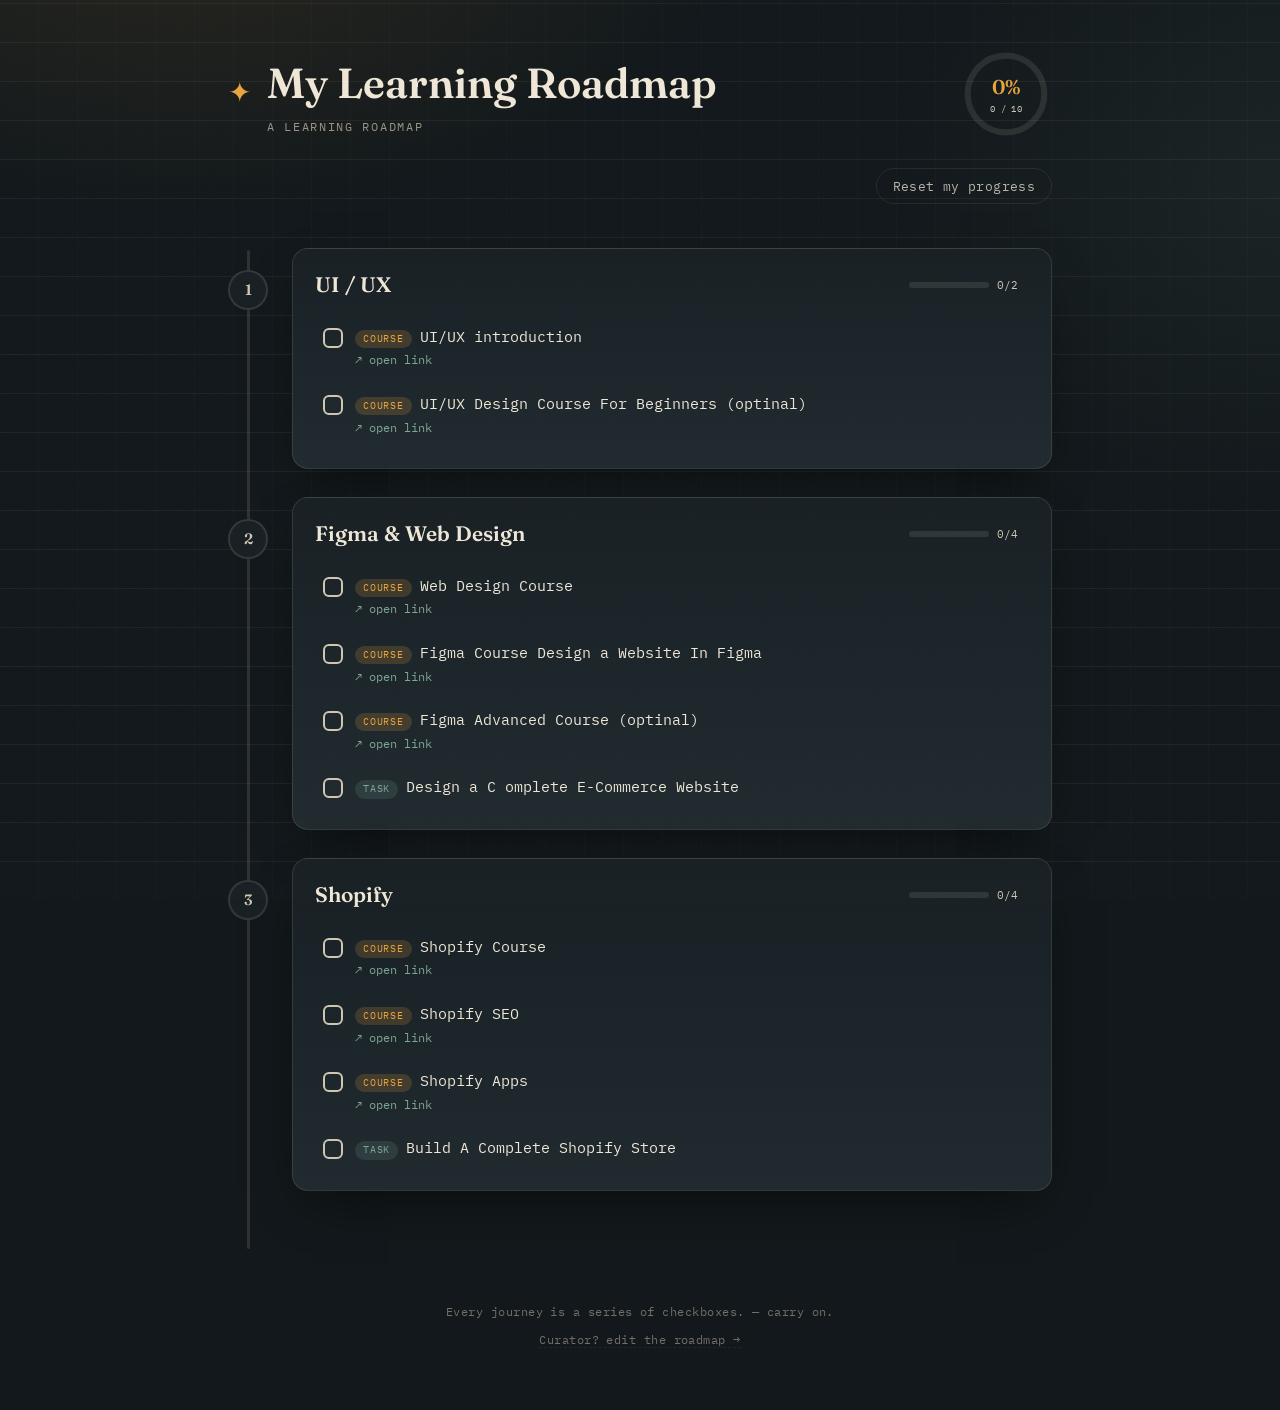
<file: index.html>
<!DOCTYPE html>
<html lang="en">
<head>
<meta charset="UTF-8">
<meta name="viewport" content="width=device-width, initial-scale=1.0">
<title>Trailhead — Learning Roadmap</title>
<link rel="icon" href="data:image/svg+xml,<svg xmlns=%22http://www.w3.org/2000/svg%22 viewBox=%220 0 100 100%22><text y=%22.9em%22 font-size=%2290%22>🧭</text></svg>">
<link rel="preconnect" href="https://fonts.googleapis.com">
<link rel="preconnect" href="https://fonts.gstatic.com" crossorigin>
<link href="https://fonts.googleapis.com/css2?family=Fraunces:opsz,wght@9..144,400;9..144,500;9..144,600;9..144,700&family=IBM+Plex+Mono:wght@400;500;600&display=swap" rel="stylesheet">
<link rel="stylesheet" href="styles.css">
</head>
<body>

<div class="grain"></div>

<header class="header">
  <div class="header-inner">
    <div class="brand">
      <span class="brand-mark">✦</span>
      <div>
        <h1 id="roadmap-title" class="brand-title">Loading…</h1>
        <p class="brand-sub">a learning roadmap</p>
      </div>
    </div>

    <div class="dial-wrap">
      <svg class="dial" viewBox="0 0 120 120" width="92" height="92">
        <circle class="dial-track" cx="60" cy="60" r="50" />
        <circle id="dial-fill" class="dial-fill" cx="60" cy="60" r="50" />
      </svg>
      <div class="dial-label">
        <span id="dial-pct">0%</span>
        <small id="dial-frac">0 / 0</small>
      </div>
    </div>
  </div>

  <div class="toolbar">
    <span class="note-banner" id="note-banner" hidden></span>
    <div class="toolbar-spacer"></div>
    <button id="reset-progress-btn" class="btn btn-ghost btn-danger" title="Clear your checkmarks and start this roadmap over">Reset my progress</button>
  </div>
</header>

<main class="trail" id="trail">
  <div class="trail-line">
    <div class="trail-line-fill" id="trail-line-fill"></div>
  </div>
  <div class="waypoints" id="waypoints"></div>
</main>

<footer class="footer">
  <p>Every journey is a series of checkboxes. — carry on.</p>
  <p><a class="admin-link" href="admin.html">Curator? edit the roadmap →</a></p>
</footer>

<!-- Templates: read-only. No add/delete/edit-link/type-toggle controls, no contenteditable. -->
<template id="tpl-waypoint">
  <section class="waypoint" data-id="">
    <div class="waypoint-node">
      <span class="node-index"></span>
    </div>
    <div class="waypoint-card">
      <div class="waypoint-head">
        <h2 class="waypoint-title"></h2>
        <div class="waypoint-progress">
          <div class="mini-bar"><div class="mini-bar-fill"></div></div>
          <span class="mini-frac"></span>
        </div>
      </div>
      <ul class="item-list"></ul>
    </div>
  </section>
</template>

<template id="tpl-item">
  <li class="item" data-id="">
    <label class="item-check">
      <input type="checkbox" class="item-checkbox">
      <span class="check-box">
        <svg viewBox="0 0 24 24" fill="none" stroke="currentColor" stroke-width="3"><path d="M4 12l6 6L20 6"/></svg>
      </span>
    </label>
    <div class="item-body">
      <div class="item-row">
        <span class="item-type-tag"></span>
        <span class="item-title"></span>
      </div>
      <a class="item-link" target="_blank" rel="noopener noreferrer">↗ open link</a>
    </div>
  </li>
</template>

<script src="shared.js"></script>
<script src="student.js"></script>
</body>
</html>
</file>
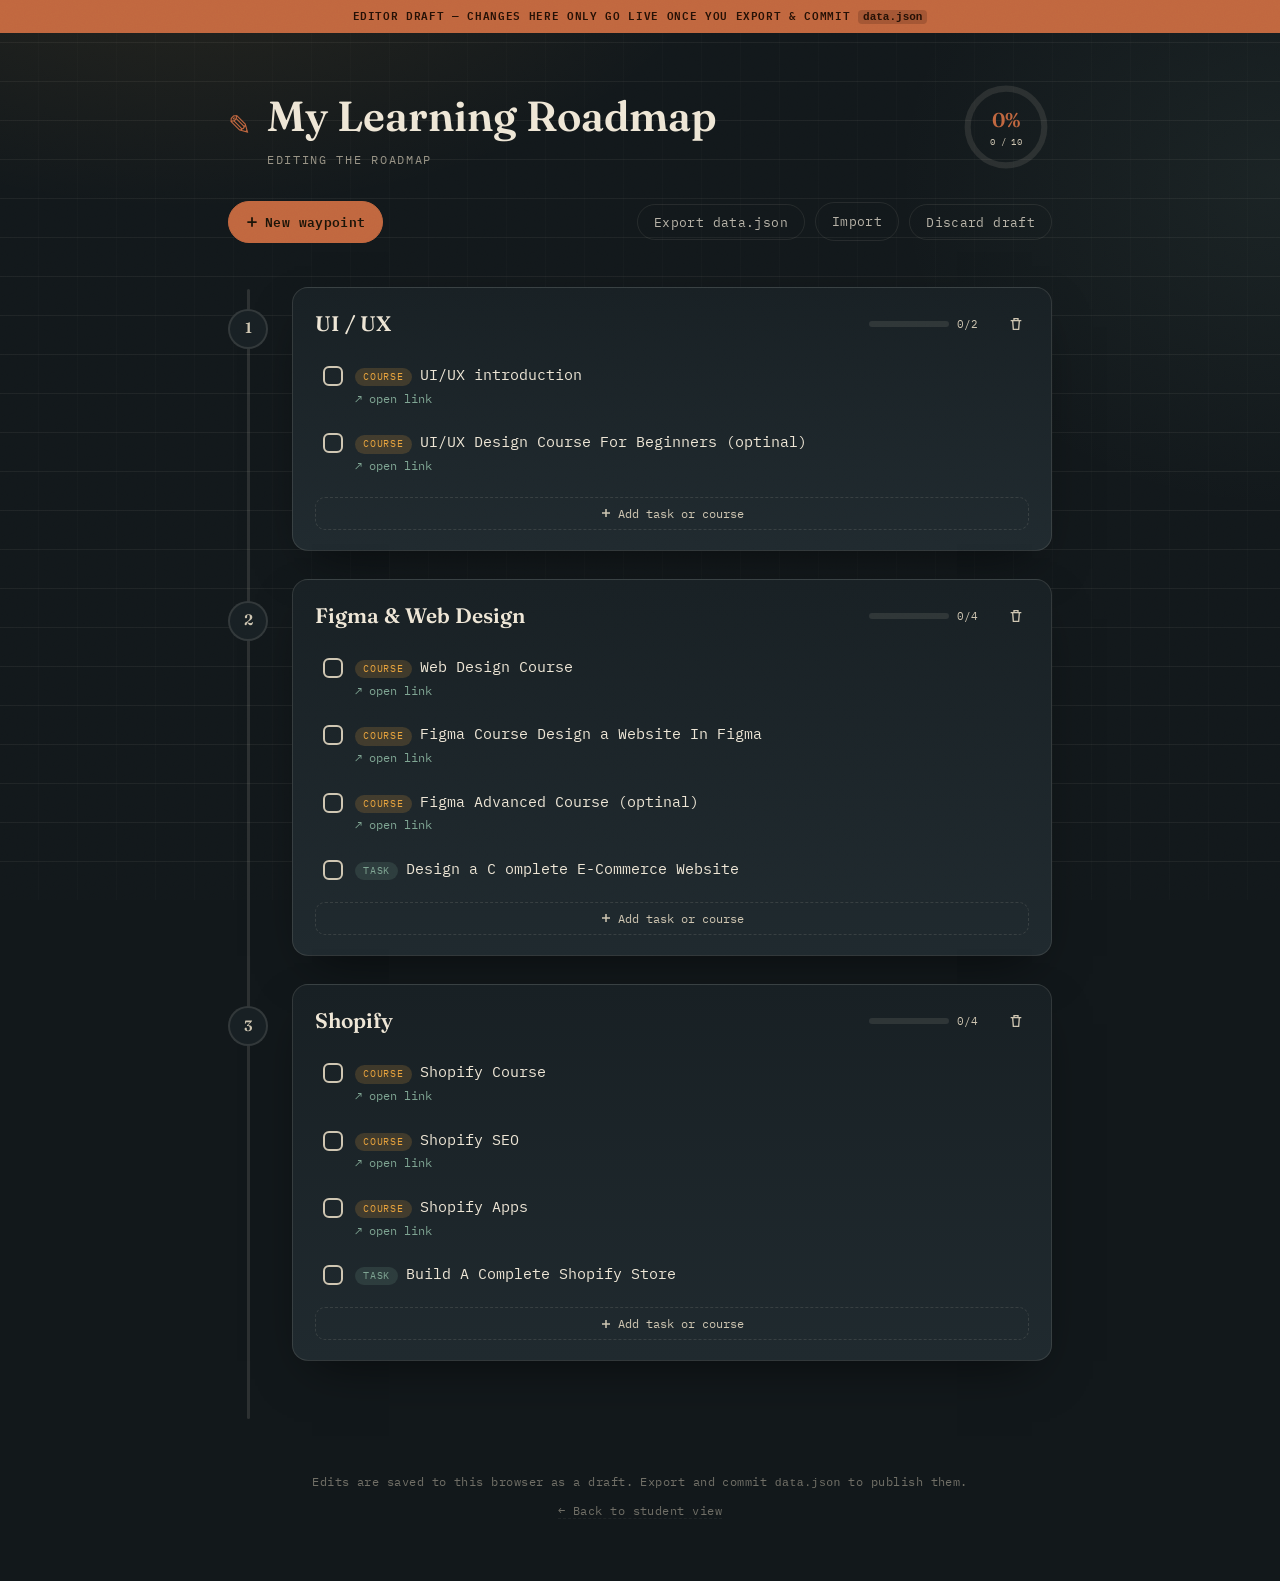
<file: admin.html>
<!DOCTYPE html>
<html lang="en">
<head>
<meta charset="UTF-8">
<meta name="viewport" content="width=device-width, initial-scale=1.0">
<title>Trailhead — Editor</title>
<link rel="icon" href="data:image/svg+xml,<svg xmlns=%22http://www.w3.org/2000/svg%22 viewBox=%220 0 100 100%22><text y=%22.9em%22 font-size=%2290%22>🛠️</text></svg>">
<link rel="preconnect" href="https://fonts.googleapis.com">
<link rel="preconnect" href="https://fonts.gstatic.com" crossorigin>
<link href="https://fonts.googleapis.com/css2?family=Fraunces:opsz,wght@9..144,400;9..144,500;9..144,600;9..144,700&family=IBM+Plex+Mono:wght@400;500;600&display=swap" rel="stylesheet">
<link rel="stylesheet" href="styles.css">
</head>
<body class="is-admin">

<div class="grain"></div>
<div class="admin-strip">EDITOR DRAFT — changes here only go live once you export &amp; commit <code>data.json</code></div>

<header class="header">
  <div class="header-inner">
    <div class="brand">
      <span class="brand-mark">✎</span>
      <div>
        <h1 id="roadmap-title" class="brand-title" contenteditable="true" spellcheck="false">Loading…</h1>
        <p class="brand-sub">editing the roadmap</p>
      </div>
    </div>

    <div class="dial-wrap">
      <svg class="dial" viewBox="0 0 120 120" width="92" height="92">
        <circle class="dial-track" cx="60" cy="60" r="50" />
        <circle id="dial-fill" class="dial-fill" cx="60" cy="60" r="50" />
      </svg>
      <div class="dial-label">
        <span id="dial-pct">0%</span>
        <small id="dial-frac">0 / 0</small>
      </div>
    </div>
  </div>

  <div class="toolbar">
    <button id="add-section-btn" class="btn btn-primary">
      <svg width="14" height="14" viewBox="0 0 24 24" fill="none" stroke="currentColor" stroke-width="3"><path d="M12 4v16M4 12h16"/></svg>
      New waypoint
    </button>
    <div class="toolbar-spacer"></div>
    <button id="export-btn" class="btn btn-ghost" title="Download the current draft as data.json">Export data.json</button>
    <label class="btn btn-ghost" for="import-input" title="Load a data.json file to keep editing it">Import</label>
    <input type="file" id="import-input" accept="application/json" hidden>
    <button id="reload-btn" class="btn btn-ghost" title="Discard this draft and reload the committed data.json">Discard draft</button>
  </div>
</header>

<main class="trail" id="trail">
  <div class="trail-line">
    <div class="trail-line-fill" id="trail-line-fill"></div>
  </div>
  <div class="waypoints" id="waypoints"></div>
</main>

<footer class="footer">
  <p>Edits are saved to this browser as a draft. Export and commit <code>data.json</code> to publish them.</p>
  <p><a class="admin-link" href="index.html">← Back to student view</a></p>
</footer>

<!-- Templates: full editing controls. -->
<template id="tpl-waypoint">
  <section class="waypoint" data-id="">
    <div class="waypoint-node">
      <span class="node-index"></span>
    </div>
    <div class="waypoint-card">
      <div class="waypoint-head">
        <h2 class="waypoint-title" contenteditable="true" spellcheck="false"></h2>
        <div class="waypoint-progress">
          <div class="mini-bar"><div class="mini-bar-fill"></div></div>
          <span class="mini-frac"></span>
        </div>
        <button class="icon-btn del-waypoint" title="Remove this waypoint">
          <svg width="16" height="16" viewBox="0 0 24 24" fill="none" stroke="currentColor" stroke-width="2"><path d="M4 7h16M9 7V4h6v3m-8 0 1 13h8l1-13"/></svg>
        </button>
      </div>
      <ul class="item-list"></ul>
      <button class="add-item-btn">
        <svg width="12" height="12" viewBox="0 0 24 24" fill="none" stroke="currentColor" stroke-width="3"><path d="M12 4v16M4 12h16"/></svg>
        Add task or course
      </button>
    </div>
  </section>
</template>

<template id="tpl-item">
  <li class="item" data-id="">
    <label class="item-check">
      <input type="checkbox" class="item-checkbox">
      <span class="check-box">
        <svg viewBox="0 0 24 24" fill="none" stroke="currentColor" stroke-width="3"><path d="M4 12l6 6L20 6"/></svg>
      </span>
    </label>
    <div class="item-body">
      <div class="item-row">
        <span class="item-type-tag"></span>
        <span class="item-title" contenteditable="true" spellcheck="false"></span>
      </div>
      <a class="item-link" target="_blank" rel="noopener noreferrer">↗ open link</a>
    </div>
    <div class="item-actions">
      <button class="icon-btn toggle-type-btn" title="Switch between task / course">
        <svg width="14" height="14" viewBox="0 0 24 24" fill="none" stroke="currentColor" stroke-width="2"><path d="M17 2l4 4-4 4M3 12v-2a4 4 0 0 1 4-4h14M7 22l-4-4 4-4M21 12v2a4 4 0 0 1-4 4H3"/></svg>
      </button>
      <button class="icon-btn edit-link-btn" title="Add / edit link">
        <svg width="14" height="14" viewBox="0 0 24 24" fill="none" stroke="currentColor" stroke-width="2"><path d="M10 13a5 5 0 0 0 7 0l3-3a5 5 0 0 0-7-7l-1.5 1.5M14 11a5 5 0 0 0-7 0l-3 3a5 5 0 0 0 7 7l1.5-1.5"/></svg>
      </button>
      <button class="icon-btn del-item-btn" title="Delete">
        <svg width="14" height="14" viewBox="0 0 24 24" fill="none" stroke="currentColor" stroke-width="2"><path d="M4 7h16M9 7V4h6v3m-8 0 1 13h8l1-13"/></svg>
      </button>
    </div>
  </li>
</template>

<script src="shared.js"></script>
<script src="admin.js"></script>
</body>
</html>
</file>
<file: styles.css>
:root {
  --ink: #12181b;
  --ink-2: #182024;
  --ink-3: #202a2f;
  --paper: #eee6d6;
  --paper-dim: #cfc6b2;
  --line: rgba(238, 230, 214, 0.12);
  --gold: #e8a33d;
  --gold-soft: rgba(232, 163, 61, 0.18);
  --sage: #7fa593;
  --sage-soft: rgba(127, 165, 147, 0.16);
  --danger: #d16a5a;
  --rust: #c1673f;
  --rust-soft: rgba(193, 103, 63, 0.16);
  --shadow: 0 20px 50px -20px rgba(0,0,0,0.6);
  --font-display: "Fraunces", serif;
  --font-body: "IBM Plex Mono", monospace;
}

* { box-sizing: border-box; }

html, body {
  background: var(--ink);
  color: var(--paper);
  margin: 0;
  min-height: 100%;
}

body {
  font-family: var(--font-body);
  font-size: 15px;
  line-height: 1.5;
  position: relative;
  overflow-x: hidden;
  background-image:
    radial-gradient(ellipse 900px 500px at 15% -10%, rgba(232,163,61,0.10), transparent 60%),
    radial-gradient(ellipse 700px 600px at 100% 20%, rgba(127,165,147,0.08), transparent 55%),
    repeating-linear-gradient(0deg, transparent, transparent 38px, var(--line) 39px),
    repeating-linear-gradient(90deg, transparent, transparent 38px, rgba(238,230,214,0.03) 39px);
  background-attachment: fixed;
}

.grain {
  position: fixed;
  inset: 0;
  pointer-events: none;
  z-index: 999;
  opacity: 0.05;
  mix-blend-mode: overlay;
  background-image: url("data:image/svg+xml,%3Csvg xmlns='http://www.w3.org/2000/svg' width='120' height='120'%3E%3Cfilter id='n'%3E%3CfeTurbulence type='fractalNoise' baseFrequency='0.9' numOctaves='2' stitchTiles='stitch'/%3E%3C/filter%3E%3Crect width='100%25' height='100%25' filter='url(%23n)'/%3E%3C/svg%3E");
}

/* ---------- Header ---------- */

.header {
  max-width: 880px;
  margin: 0 auto;
  padding: 48px 28px 24px;
  position: relative;
  z-index: 2;
}

.header-inner {
  display: flex;
  align-items: center;
  justify-content: space-between;
  gap: 24px;
  flex-wrap: wrap;
}

.brand {
  display: flex;
  align-items: center;
  gap: 16px;
}

.brand-mark {
  font-size: 28px;
  color: var(--gold);
  transform: translateY(-2px);
}

.brand-title {
  font-family: var(--font-display);
  font-size: clamp(28px, 5vw, 42px);
  font-weight: 600;
  font-optical-sizing: auto;
  margin: 0;
  color: var(--paper);
  outline: none;
  cursor: text;
  border-bottom: 1px dashed transparent;
  transition: border-color 0.2s;
}
.brand-title:hover, .brand-title:focus { border-bottom-color: var(--gold-soft); }

.brand-sub {
  margin: 2px 0 0;
  font-size: 12px;
  letter-spacing: 0.14em;
  text-transform: uppercase;
  color: var(--paper-dim);
  opacity: 0.7;
}

/* Dial */
.dial-wrap {
  position: relative;
  width: 92px;
  height: 92px;
  flex: none;
}
.dial { transform: rotate(-90deg); }
.dial-track, .dial-fill {
  fill: none;
  stroke-width: 8;
  stroke-linecap: round;
}
.dial-track { stroke: rgba(238,230,214,0.10); }
.dial-fill {
  stroke: var(--gold);
  stroke-dasharray: 314.16;
  stroke-dashoffset: 314.16;
  transition: stroke-dashoffset 0.6s cubic-bezier(.4,1.4,.4,1);
  filter: drop-shadow(0 0 6px rgba(232,163,61,0.55));
}
.dial-label {
  position: absolute;
  inset: 0;
  display: flex;
  flex-direction: column;
  align-items: center;
  justify-content: center;
}
#dial-pct {
  font-family: var(--font-display);
  font-size: 20px;
  font-weight: 600;
  color: var(--gold);
}
#dial-frac {
  font-size: 9px;
  color: var(--paper-dim);
  letter-spacing: 0.05em;
}

/* Toolbar */
.toolbar {
  display: flex;
  align-items: center;
  gap: 10px;
  margin-top: 28px;
  flex-wrap: wrap;
}
.toolbar-spacer { flex: 1; }

.btn {
  font-family: var(--font-body);
  font-size: 12.5px;
  letter-spacing: 0.03em;
  display: inline-flex;
  align-items: center;
  gap: 6px;
  padding: 9px 16px;
  border-radius: 999px;
  border: 1px solid var(--line);
  background: transparent;
  color: var(--paper);
  cursor: pointer;
  transition: all 0.15s ease;
  text-decoration: none;
}
.btn:hover { border-color: var(--gold); color: var(--gold); transform: translateY(-1px); }
.btn-primary {
  background: var(--gold);
  border-color: var(--gold);
  color: #1a1408;
  font-weight: 600;
}
.btn-primary:hover { background: #f4b559; color: #1a1408; box-shadow: 0 6px 20px -6px rgba(232,163,61,0.6); }
.btn-ghost { opacity: 0.75; }
.btn-danger:hover { border-color: var(--danger); color: var(--danger); }

/* ---------- Trail ---------- */

.trail {
  position: relative;
  max-width: 880px;
  margin: 0 auto;
  padding: 20px 28px 80px;
  z-index: 2;
}

.trail-line {
  position: absolute;
  left: 47px;
  top: 22px;
  bottom: 22px;
  width: 3px;
  z-index: 0;
  background: var(--line);
  border-radius: 3px;
}
.trail-line-fill {
  position: absolute;
  top: 0;
  left: 0;
  width: 100%;
  height: 0%;
  background: linear-gradient(180deg, var(--gold), var(--sage));
  border-radius: 3px;
  box-shadow: 0 0 8px rgba(232,163,61,0.5);
  transition: height 0.6s cubic-bezier(.4,1.2,.4,1);
}

.waypoints {
  display: flex;
  flex-direction: column;
  gap: 28px;
}

.waypoint {
  display: flex;
  align-items: flex-start;
  gap: 24px;
  position: relative;
  animation: rise 0.5s ease backwards;
}
@keyframes rise {
  from { opacity: 0; transform: translateY(14px); }
  to { opacity: 1; transform: translateY(0); }
}

.waypoint-node {
  flex: none;
  width: 40px;
  height: 40px;
  border-radius: 50%;
  background: var(--ink-2);
  border: 2px solid var(--line);
  display: flex;
  align-items: center;
  justify-content: center;
  margin-top: 22px;
  position: relative;
  z-index: 1;
  transition: border-color 0.3s, background 0.3s;
}
.waypoint.complete .waypoint-node {
  border-color: var(--gold);
  background: var(--gold-soft);
  box-shadow: 0 0 16px rgba(232,163,61,0.4);
}
.node-index {
  font-family: var(--font-display);
  font-weight: 600;
  font-size: 15px;
  color: var(--paper-dim);
}
.waypoint.complete .node-index { color: var(--gold); }

.waypoint-card {
  flex: 1;
  min-width: 0;
  background: linear-gradient(180deg, var(--ink-2), var(--ink-3));
  border: 1px solid var(--line);
  border-radius: 16px;
  padding: 20px 22px;
  box-shadow: var(--shadow);
}

.waypoint-head {
  display: flex;
  align-items: center;
  gap: 14px;
  margin-bottom: 14px;
  flex-wrap: wrap;
}

.waypoint-title {
  font-family: var(--font-display);
  font-size: 21px;
  font-weight: 600;
  margin: 0;
  flex: 1;
  min-width: 120px;
  outline: none;
  border-bottom: 1px dashed transparent;
  cursor: text;
}
.waypoint-title:hover, .waypoint-title:focus { border-bottom-color: var(--gold-soft); }
.waypoint-title:empty::before { content: "Name this waypoint…"; color: var(--paper-dim); opacity: 0.5; }

.waypoint-progress {
  display: flex;
  align-items: center;
  gap: 8px;
  flex: none;
}
.mini-bar {
  width: 80px;
  height: 6px;
  border-radius: 4px;
  background: rgba(238,230,214,0.1);
  overflow: hidden;
}
.mini-bar-fill {
  height: 100%;
  background: var(--sage);
  width: 0%;
  transition: width 0.4s ease;
}
.mini-frac {
  font-size: 11px;
  color: var(--paper-dim);
  min-width: 32px;
}

.icon-btn {
  background: transparent;
  border: none;
  color: var(--paper-dim);
  cursor: pointer;
  padding: 5px;
  border-radius: 6px;
  display: inline-flex;
  transition: color 0.15s, background 0.15s;
}
.icon-btn:hover { color: var(--gold); background: rgba(238,230,214,0.06); }
.del-waypoint:hover { color: var(--danger); }

.item-list {
  list-style: none;
  margin: 0;
  padding: 0;
  display: flex;
  flex-direction: column;
  gap: 2px;
}

.item {
  display: flex;
  align-items: flex-start;
  gap: 12px;
  padding: 10px 8px;
  border-radius: 10px;
  transition: background 0.15s;
}
.item:hover { background: rgba(238,230,214,0.04); }
.item:hover .item-actions { opacity: 1; }

.item-check { flex: none; margin-top: 2px; cursor: pointer; }
.item-check input { position: absolute; opacity: 0; width: 0; height: 0; }
.check-box {
  width: 20px;
  height: 20px;
  border-radius: 6px;
  border: 2px solid var(--paper-dim);
  display: flex;
  align-items: center;
  justify-content: center;
  color: transparent;
  transition: all 0.2s ease;
}
.item-check input:checked ~ .check-box {
  background: var(--gold);
  border-color: var(--gold);
  color: #1a1408;
  transform: scale(1.05);
}
.check-box svg { width: 13px; height: 13px; stroke-dasharray: 20; stroke-dashoffset: 20; transition: stroke-dashoffset 0.25s ease 0.05s; }
.item-check input:checked ~ .check-box svg { stroke-dashoffset: 0; }

.item-body { flex: 1; min-width: 0; }
.item-row { display: flex; align-items: baseline; gap: 8px; flex-wrap: wrap; }

.item-type-tag {
  font-size: 9.5px;
  letter-spacing: 0.08em;
  text-transform: uppercase;
  padding: 2px 8px;
  border-radius: 999px;
  background: var(--sage-soft);
  color: var(--sage);
  flex: none;
}
.item-type-tag.course { background: var(--gold-soft); color: var(--gold); }

.item-title {
  font-size: 14.5px;
  outline: none;
  cursor: text;
  border-bottom: 1px dashed transparent;
}
.item-title:hover, .item-title:focus { border-bottom-color: var(--gold-soft); }
.item-title:empty::before { content: "Untitled — click to name…"; color: var(--paper-dim); opacity: 0.5; }

.item.done .item-title { color: var(--paper-dim); text-decoration: line-through; text-decoration-color: rgba(238,230,214,0.35); }

.item-link {
  display: none;
  font-size: 11.5px;
  color: var(--sage);
  text-decoration: none;
  margin-top: 2px;
}
.item-link.has-link { display: inline-block; }
.item-link:hover { text-decoration: underline; }

.item-actions {
  display: flex;
  gap: 2px;
  flex: none;
  opacity: 0;
  transition: opacity 0.15s;
}

.add-item-btn {
  margin-top: 10px;
  font-family: var(--font-body);
  font-size: 12px;
  color: var(--paper-dim);
  background: transparent;
  border: 1px dashed var(--line);
  border-radius: 10px;
  padding: 8px 14px;
  width: 100%;
  cursor: pointer;
  display: flex;
  align-items: center;
  justify-content: center;
  gap: 6px;
  transition: all 0.15s;
}
.add-item-btn:hover { border-color: var(--gold); color: var(--gold); background: var(--gold-soft); }

/* Empty state */
.empty-state {
  text-align: center;
  padding: 60px 20px;
  color: var(--paper-dim);
}
.empty-state h2 {
  font-family: var(--font-display);
  font-size: 24px;
  color: var(--paper);
  margin-bottom: 8px;
}

.footer {
  text-align: center;
  padding: 20px 20px 50px;
  color: var(--paper-dim);
  font-size: 11.5px;
  letter-spacing: 0.04em;
  opacity: 0.5;
  position: relative;
  z-index: 2;
}

/* ---------- Admin mode ---------- */

.admin-strip {
  position: sticky;
  top: 0;
  z-index: 10;
  background: var(--rust);
  color: #241005;
  font-size: 11px;
  letter-spacing: 0.06em;
  text-transform: uppercase;
  text-align: center;
  padding: 7px 10px;
  font-weight: 600;
}
.admin-strip code {
  background: rgba(36,16,5,0.18);
  padding: 1px 5px;
  border-radius: 4px;
  text-transform: none;
  letter-spacing: 0;
}

body.is-admin .brand-mark { color: var(--rust); }
body.is-admin .dial-fill { stroke: var(--rust); filter: drop-shadow(0 0 6px rgba(193,103,63,0.55)); }
body.is-admin #dial-pct { color: var(--rust); }
body.is-admin .btn-primary { background: var(--rust); border-color: var(--rust); }
body.is-admin .btn-primary:hover { background: #d6784c; box-shadow: 0 6px 20px -6px rgba(193,103,63,0.6); }
body.is-admin .btn:hover { border-color: var(--rust); color: var(--rust); }
body.is-admin .waypoint.complete .waypoint-node { border-color: var(--rust); background: var(--rust-soft); box-shadow: 0 0 16px rgba(193,103,63,0.4); }
body.is-admin .waypoint.complete .node-index { color: var(--rust); }
body.is-admin .trail-line-fill { background: linear-gradient(180deg, var(--rust), var(--sage)); box-shadow: 0 0 8px rgba(193,103,63,0.5); }

/* ---------- Notices & footer nav ---------- */

.note-banner {
  font-size: 12px;
  color: var(--gold);
  background: var(--gold-soft);
  border: 1px solid rgba(232,163,61,0.3);
  padding: 8px 14px;
  border-radius: 10px;
}

.admin-link {
  color: var(--paper-dim);
  text-decoration: none;
  border-bottom: 1px dashed var(--line);
}
.admin-link:hover { color: var(--gold); border-bottom-color: var(--gold); }
body.is-admin .admin-link:hover { color: var(--rust); border-bottom-color: var(--rust); }

@media (max-width: 560px) {
  .trail-line { left: 39px; }
  .waypoint { gap: 16px; }
  .waypoint-node { width: 32px; height: 32px; margin-top: 18px; }
  .header { padding: 32px 18px 16px; }
  .trail { padding: 16px 18px 60px; }
}
</file>
